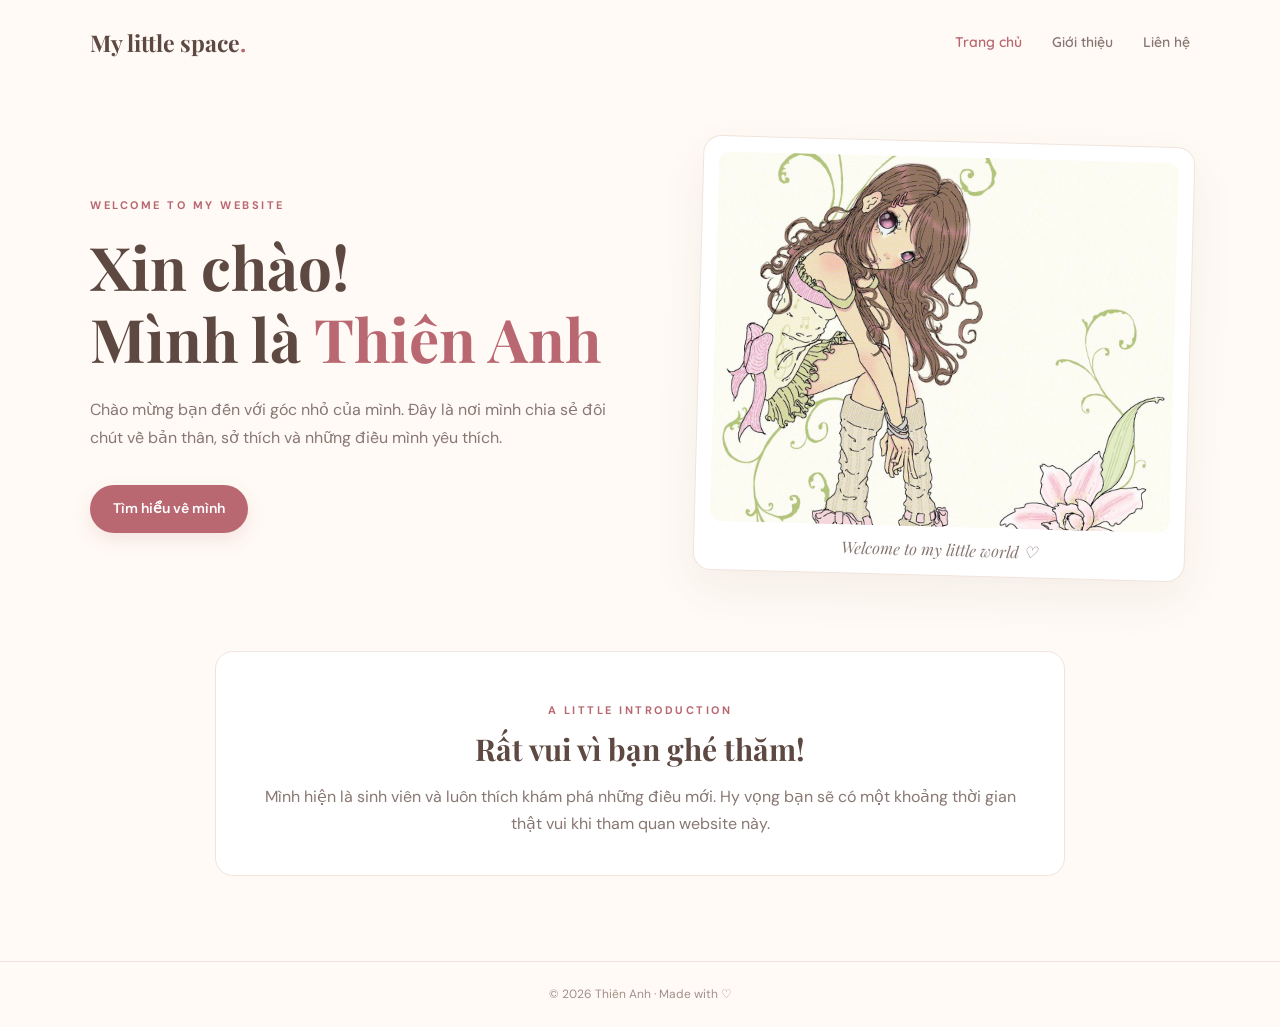
<file: index.html>
<!DOCTYPE html>
<html lang="vi">
<head>
  <meta charset="UTF-8">
  <meta name="viewport" content="width=device-width, initial-scale=1.0">
  <title>Trang chủ | Website cá nhân</title>
  <link rel="stylesheet" href="style.css">
</head>
<body>
  <header class="site-header">
    <a class="logo" href="index.html">My little space<span>.</span></a>
    <nav>
      <a class="active" href="index.html">Trang chủ</a>
      <a href="about.html">Giới thiệu</a>
      <a href="contact.html">Liên hệ</a>
    </nav>
  </header>

  <main>
    <section class="hero">
      <div class="hero-copy">
        <p class="eyebrow">WELCOME TO MY WEBSITE</p>
        <h1>Xin chào!<br>Mình là <span>Thiên Anh</span></h1>
        <p class="intro">Chào mừng bạn đến với góc nhỏ của mình. Đây là nơi mình chia sẻ đôi chút về bản thân, sở thích và những điều mình yêu thích.</p>
        <a class="button" href="about.html">Tìm hiểu về mình</a>
      </div>
      <div class="image-frame">
        <img src="thien-anh-illustration.jpg" alt="Minh họa cô gái và hoa màu hồng">
        <p>Welcome to my little world ♡</p>
      </div>
    </section>

    <section class="welcome-card">
      <p class="eyebrow">A LITTLE INTRODUCTION</p>
      <h2>Rất vui vì bạn ghé thăm!</h2>
      <p>Mình hiện là sinh viên và luôn thích khám phá những điều mới. Hy vọng bạn sẽ có một khoảng thời gian thật vui khi tham quan website này.</p>
    </section>
  </main>

  <footer>© 2026 Thiên Anh · Made with ♡</footer>
</body>
</html>
</file>
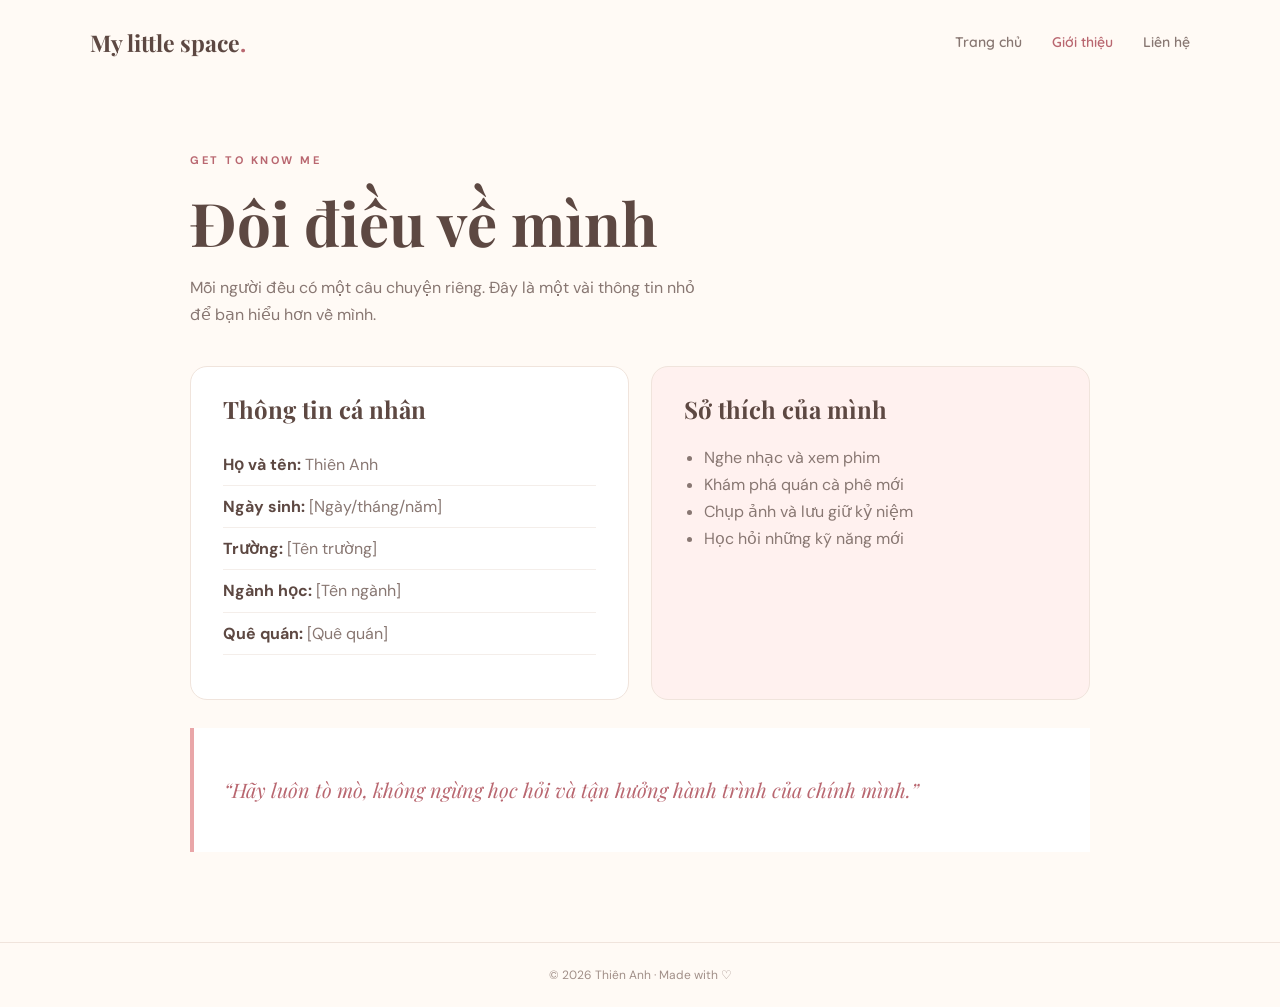
<file: about.html>
<!DOCTYPE html>
<html lang="vi">
<head>
  <meta charset="UTF-8">
  <meta name="viewport" content="width=device-width, initial-scale=1.0">
  <title>Giới thiệu | Website cá nhân</title>
  <link rel="stylesheet" href="style.css">
</head>
<body>
  <header class="site-header">
    <a class="logo" href="index.html">My little space<span>.</span></a>
    <nav>
      <a href="index.html">Trang chủ</a>
      <a class="active" href="about.html">Giới thiệu</a>
      <a href="contact.html">Liên hệ</a>
    </nav>
  </header>

  <main class="page">
    <p class="eyebrow">GET TO KNOW ME</p>
    <h1>Đôi điều về mình</h1>
    <p class="page-lead">Mỗi người đều có một câu chuyện riêng. Đây là một vài thông tin nhỏ để bạn hiểu hơn về mình.</p>

    <section class="info-grid">
      <article class="info-card">
        <h2>Thông tin cá nhân</h2>
        <ul class="details">
          <li><strong>Họ và tên:</strong> Thiên Anh</li>
          <li><strong>Ngày sinh:</strong> [Ngày/tháng/năm]</li>
          <li><strong>Trường:</strong> [Tên trường]</li>
          <li><strong>Ngành học:</strong> [Tên ngành]</li>
          <li><strong>Quê quán:</strong> [Quê quán]</li>
        </ul>
      </article>
      <article class="info-card pink-card">
        <h2>Sở thích của mình</h2>
        <ul>
          <li>Nghe nhạc và xem phim</li>
          <li>Khám phá quán cà phê mới</li>
          <li>Chụp ảnh và lưu giữ kỷ niệm</li>
          <li>Học hỏi những kỹ năng mới</li>
        </ul>
      </article>
    </section>

    <section class="quote">
      <p>“Hãy luôn tò mò, không ngừng học hỏi và tận hưởng hành trình của chính mình.”</p>
    </section>
  </main>

  <footer>© 2026 Thiên Anh · Made with ♡</footer>
</body>
</html>
</file>
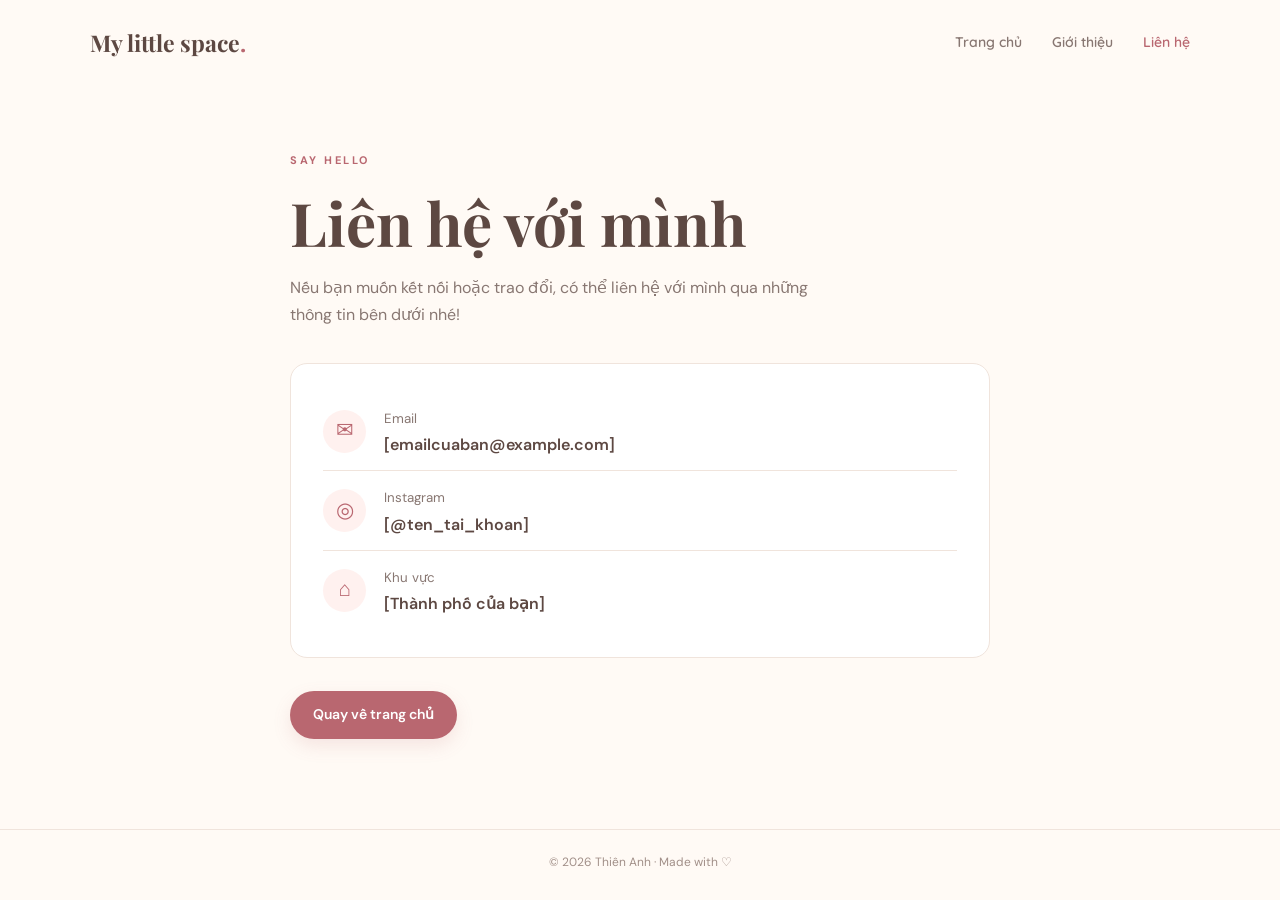
<file: contact.html>
<!DOCTYPE html>
<html lang="vi">
<head>
  <meta charset="UTF-8">
  <meta name="viewport" content="width=device-width, initial-scale=1.0">
  <title>Liên hệ | Website cá nhân</title>
  <link rel="stylesheet" href="style.css">
</head>
<body>
  <header class="site-header">
    <a class="logo" href="index.html">My little space<span>.</span></a>
    <nav>
      <a href="index.html">Trang chủ</a>
      <a href="about.html">Giới thiệu</a>
      <a class="active" href="contact.html">Liên hệ</a>
    </nav>
  </header>

  <main class="page contact-page">
    <p class="eyebrow">SAY HELLO</p>
    <h1>Liên hệ với mình</h1>
    <p class="page-lead">Nếu bạn muốn kết nối hoặc trao đổi, có thể liên hệ với mình qua những thông tin bên dưới nhé!</p>

    <section class="contact-card">
      <div class="contact-item"><span class="contact-icon">✉</span><div><small>Email</small><p>[emailcuaban@example.com]</p></div></div>
      <div class="contact-item"><span class="contact-icon">◎</span><div><small>Instagram</small><p>[@ten_tai_khoan]</p></div></div>
      <div class="contact-item"><span class="contact-icon">⌂</span><div><small>Khu vực</small><p>[Thành phố của bạn]</p></div></div>
    </section>
    <a class="button" href="index.html">Quay về trang chủ</a>
  </main>

  <footer>© 2026 Thiên Anh · Made with ♡</footer>
</body>
</html>
</file>
<file: style.css>
@import url('https://fonts.googleapis.com/css2?family=DM+Sans:wght@400;500;600;700&family=Playfair+Display:wght@600;700&family=Quicksand:wght@500;600;700&display=swap');

:root {
  --cream: #fffaf5;
  --pink: #e9a6a8;
  --pink-dark: #b96770;
  --brown: #5d4842;
  --muted: #887772;
  --line: #f0e4dc;
}
* { box-sizing: border-box; }
body {
  margin: 0;
  background: var(--cream);
  color: var(--brown);
  font-family: 'DM Sans', Arial, sans-serif;
  line-height: 1.7;
}
.site-header {
  width: min(1100px, 90%);
  margin: 0 auto;
  min-height: 86px;
  display: flex;
  align-items: center;
  justify-content: space-between;
  gap: 24px;
}
.logo {
  color: var(--brown);
  text-decoration: none;
  font-family: 'Playfair Display', Georgia, serif;
  font-size: 23px;
  font-weight: 700;
}
.logo span, h1 span { color: var(--pink-dark); }
nav { display: flex; gap: 30px; }
nav a {
  font-family: 'Quicksand', sans-serif;
  color: var(--muted);
  text-decoration: none;
  font-size: 14px;
  font-weight: 600;
  transition: color .2s;
}
nav a:hover, nav a.active { color: var(--pink-dark); }
.hero {
  width: min(1100px, 90%);
  margin: 55px auto 75px;
  display: grid;
  grid-template-columns: 1.05fr .95fr;
  align-items: center;
  gap: 65px;
}
.eyebrow {
  color: var(--pink-dark);
  font-size: 11px;
  font-weight: 700;
  letter-spacing: 2.5px;
}
h1, h2 { font-family: 'Playfair Display', Georgia, serif; line-height: 1.2; }
h1 { font-size: clamp(40px, 5vw, 60px); margin: 16px 0 22px; }
.intro, .page-lead { color: var(--muted); max-width: 520px; }
.button {
  display: inline-block;
  margin-top: 18px;
  padding: 12px 23px;
  border-radius: 30px;
  background: var(--pink-dark);
  color: white;
  text-decoration: none;
  font-size: 14px;
  font-weight: 600;
  box-shadow: 0 7px 18px #b9677025;
}
.button:hover { background: #a95660; }
.image-frame {
  background: white;
  padding: 15px 15px 10px;
  border: 1px solid var(--line);
  border-radius: 18px;
  box-shadow: 0 18px 45px #72564a12;
  transform: rotate(1.5deg);
}
.image-frame img {
  display: block;
  width: 100%;
  height: 370px;
  object-fit: cover;
  background: #f8f7f5;
  border-radius: 11px;
}
.image-frame p {
  margin: 9px 0 2px;
  text-align: center;
  color: var(--muted);
  font-family: 'Playfair Display', Georgia, serif;
  font-style: italic;
}
.welcome-card {
  width: min(850px, 90%);
  margin: 0 auto 85px;
  padding: 38px 45px;
  text-align: center;
  border: 1px solid var(--line);
  border-radius: 18px;
  background: #fff;
}
.welcome-card h2 { font-size: 30px; margin: 8px 0; }
.welcome-card p:last-child { color: var(--muted); margin-bottom: 0; }
.page { width: min(900px, 90%); margin: 65px auto 90px; }
.page h1 { margin-bottom: 14px; }
.info-grid { display: grid; grid-template-columns: 1fr 1fr; gap: 22px; margin-top: 38px; }
.info-card, .contact-card {
  padding: 28px 32px;
  background: white;
  border: 1px solid var(--line);
  border-radius: 17px;
}
.info-card h2 { font-size: 24px; margin-top: 0; }
.info-card ul { padding-left: 20px; color: var(--muted); }
.details { list-style: none; padding: 0 !important; }
.details li { padding: 7px 0; border-bottom: 1px solid #f4eeea; }
.details strong { color: var(--brown); }
.pink-card { background: #fff1ef; }
.quote {
  margin-top: 28px;
  padding: 25px 30px;
  border-left: 4px solid var(--pink);
  background: #fff;
  color: var(--pink-dark);
  font-family: 'Playfair Display', Georgia, serif;
  font-size: 20px;
  font-style: italic;
}
.contact-page { max-width: 700px; }
.contact-card { margin: 35px 0 15px; }
.contact-item { display: flex; align-items: center; gap: 18px; padding: 12px 0; }
.contact-item + .contact-item { border-top: 1px solid var(--line); }
.contact-icon {
  width: 43px; height: 43px; display: grid; place-items: center;
  border-radius: 50%; background: #fff1ef; color: var(--pink-dark); font-size: 21px;
}
.contact-item small { color: var(--muted); }
.contact-item p { margin: 0; font-weight: 600; }
footer {
  padding: 22px;
  border-top: 1px solid var(--line);
  text-align: center;
  color: #a18f88;
  font-size: 12px;
}
@media (max-width: 720px) {
  .site-header { padding: 18px 0; align-items: flex-start; flex-direction: column; }
  nav { gap: 19px; flex-wrap: wrap; }
  .hero { grid-template-columns: 1fr; margin-top: 30px; gap: 35px; }
  .image-frame img { height: 300px; }
  .info-grid { grid-template-columns: 1fr; }
  .welcome-card { padding: 28px 22px; }
  .page { margin-top: 40px; }
}
</file>
